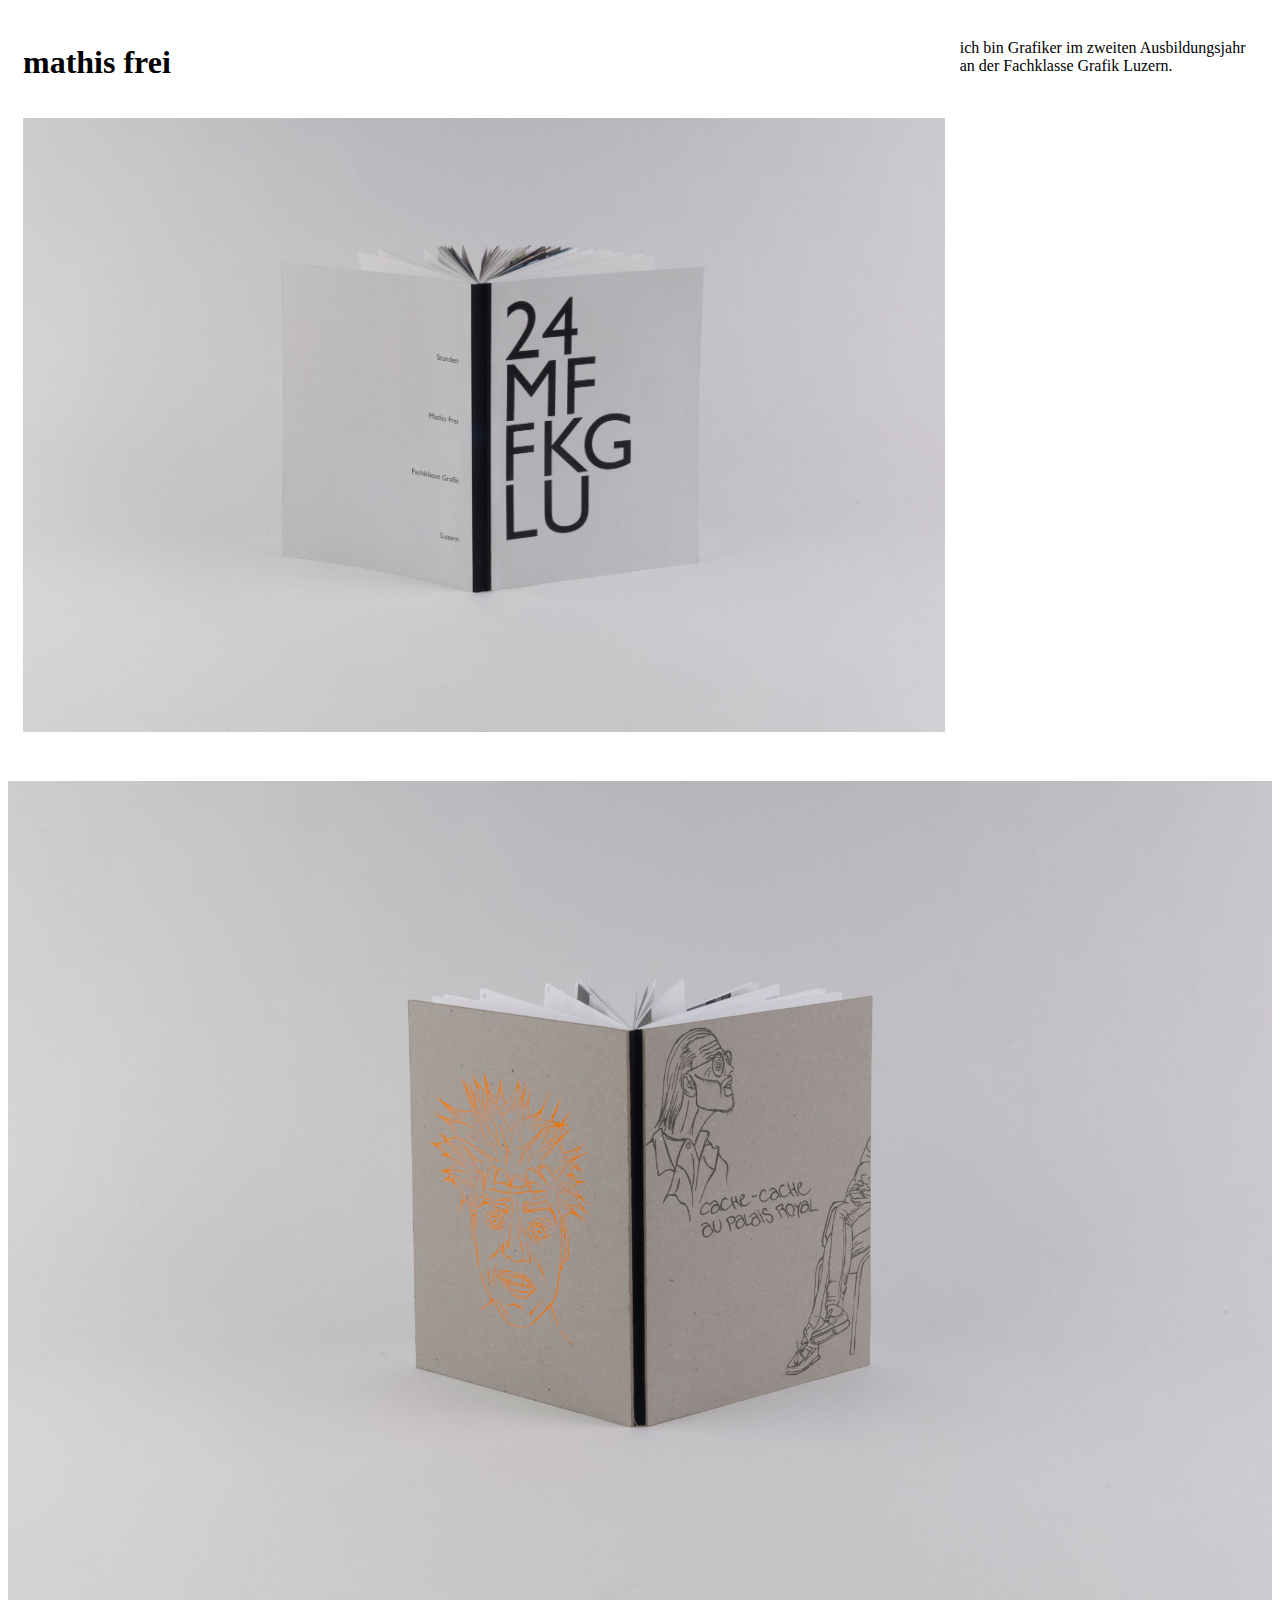
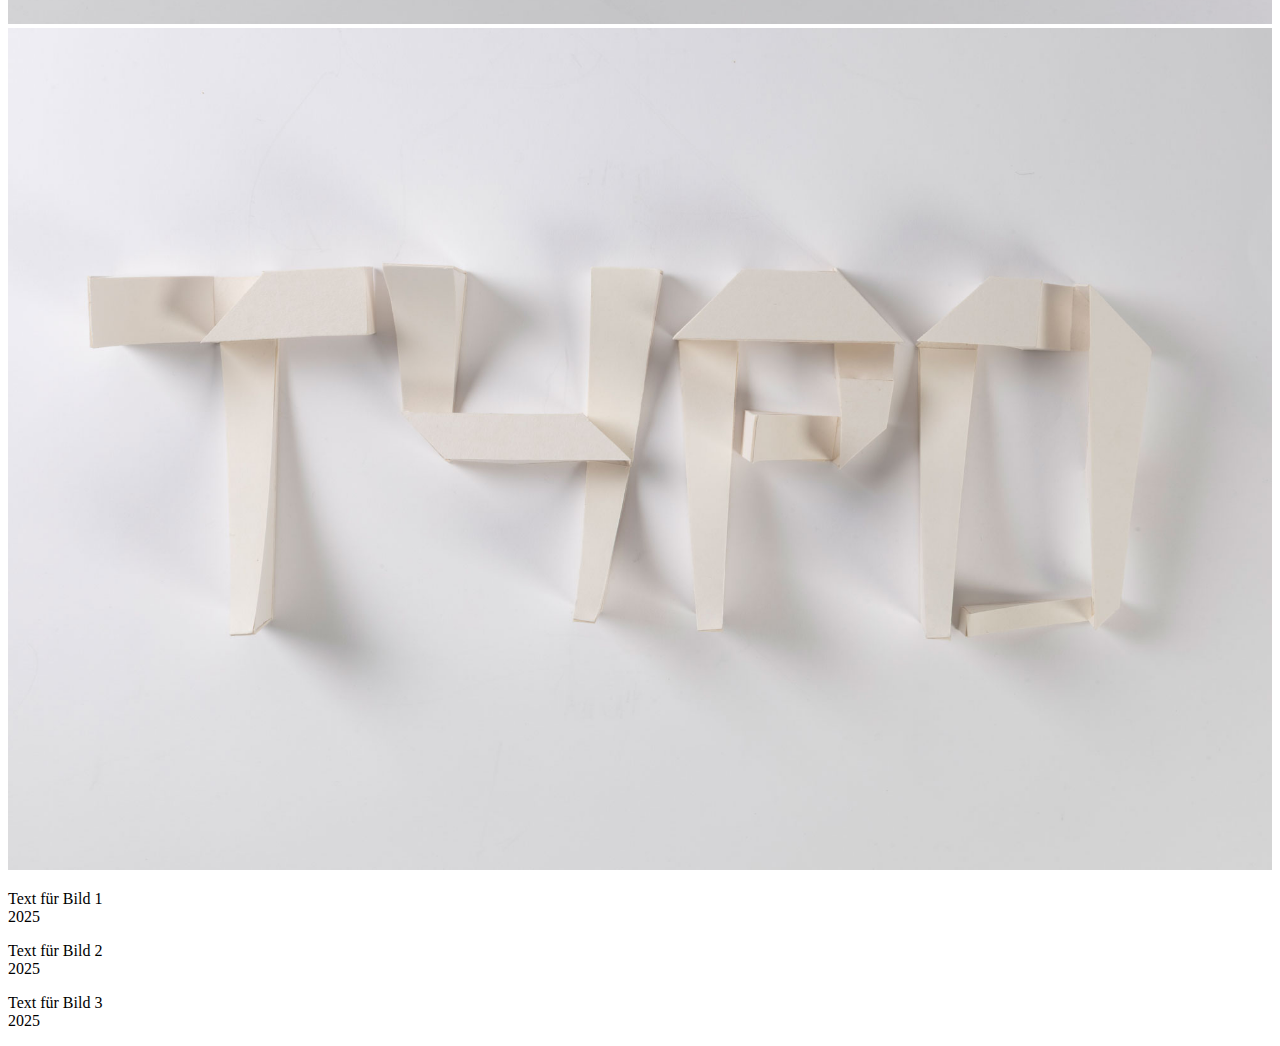
<file: index.html>
<!DOCTYPE html>
<html lang="de">

  <head>
    <meta charset="UTF-8" />
    <meta name="viewport" content="width=device-width, initial-scale=1.0" />
    <meta name="author" content="DEIN NAME HIER EINGEBEN" />
    <meta name="description" content="TEXT FÜR UNTERZEILE IN SUCHMASCHINEN HIER EINGEBEN"/>
    <link rel="stylesheet" href="style_v1.css" />
    <title>TITEL FÜR BROWSERLEISTE EINGEBEN</title>
  </head>
  
  <body>
    <!-- all your content will go here -->
    <div class="grid-container">
      <div class="name">
        <h1>mathis frei</h1>
    </div>
    <div class="bio">
        <p>ich bin Grafiker im zweiten Ausbildungsjahr an der Fachklasse Grafik Luzern.</p>
    </div>
    <div class="image-1">
        <img src="data/Layout2_Cover.jpg" />
        </div>
         </div class="image-2">
         <img src="data/Paris_Cover.jpg" />
         </div>
          <div class="image-3">
          <img src="data/Typo_frontal.jpg" />
          </div>
          <div class="text-1">
          </p>
            Text für Bild 1 <br />
            2025
          </p>
        </div>
              <div class="text-2">
         </p>
            Text für Bild 2 <br />
            2025
          </p>
        </div>
         <div class="text-3">
         <p>
            Text für Bild 3 <br />
            2025
          </p>
        </div>
      
</div>

</body>
  
</html>
</file>
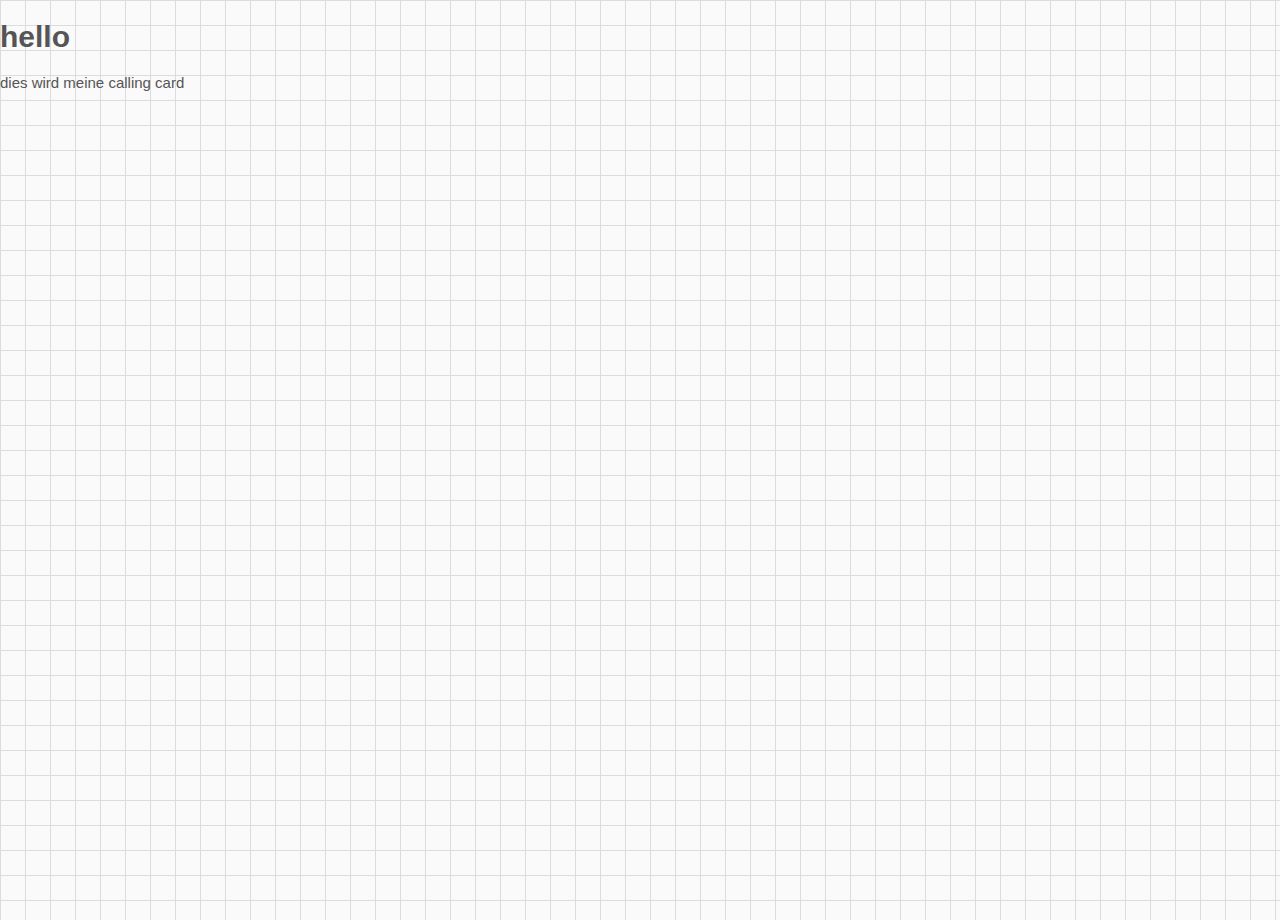
<file: index_v1.html>
<!DOCTYPE html>
<html lang="de">

  <head>
    <meta charset="UTF-8" />
    <meta name="viewport" content="width=device-width, initial-scale=1.0" />
    <meta name="author" content="DEIN NAME HIER EINGEBEN" />
    <meta name="description" content="TEXT FÜR UNTERZEILE IN SUCHMASCHINEN HIER EINGEBEN"/>
    <link rel="stylesheet" href="style.css" />
    <title>TITEL FÜR BROWSERLEISTE EINGEBEN</title>
  </head>
  
  <body>
    <!-- all your content will go here -->
     <h1>hello</h1>
     <p>dies wird meine calling card</p>
  </body>
  
</html>
</file>
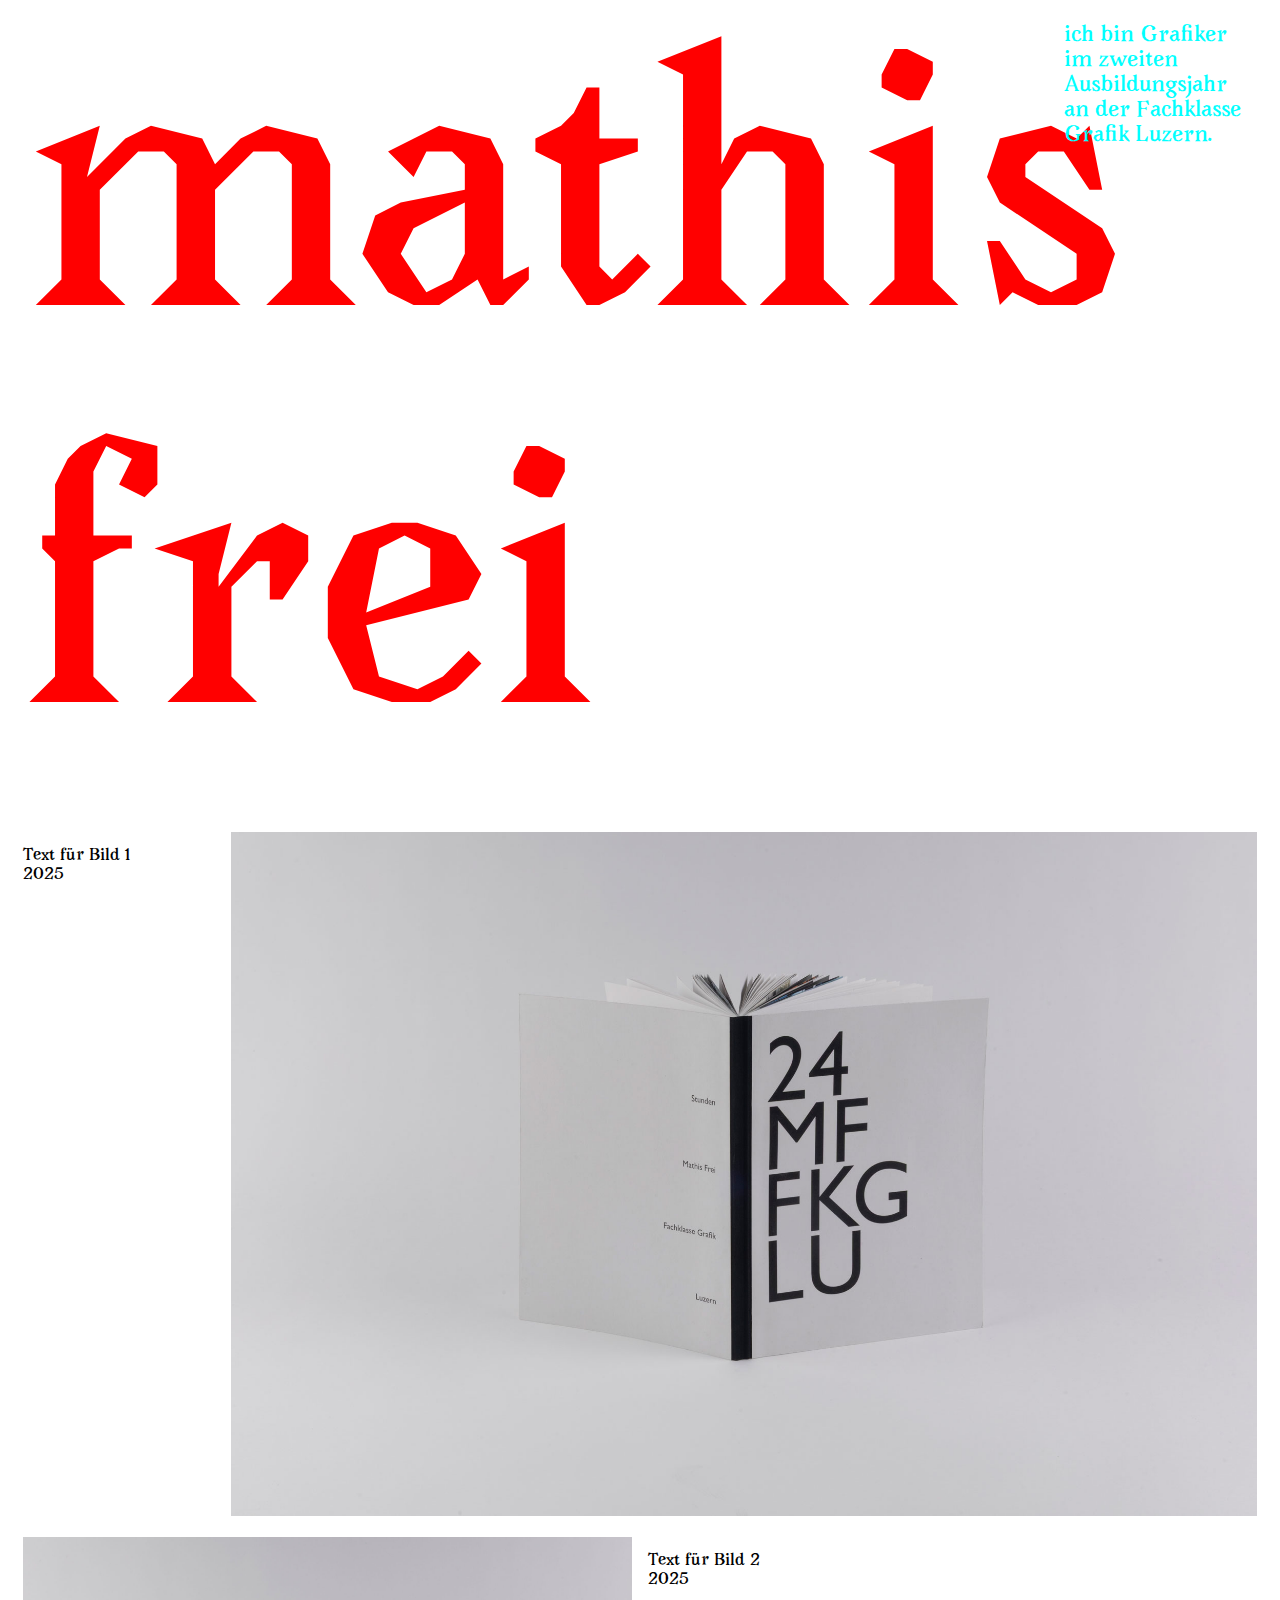
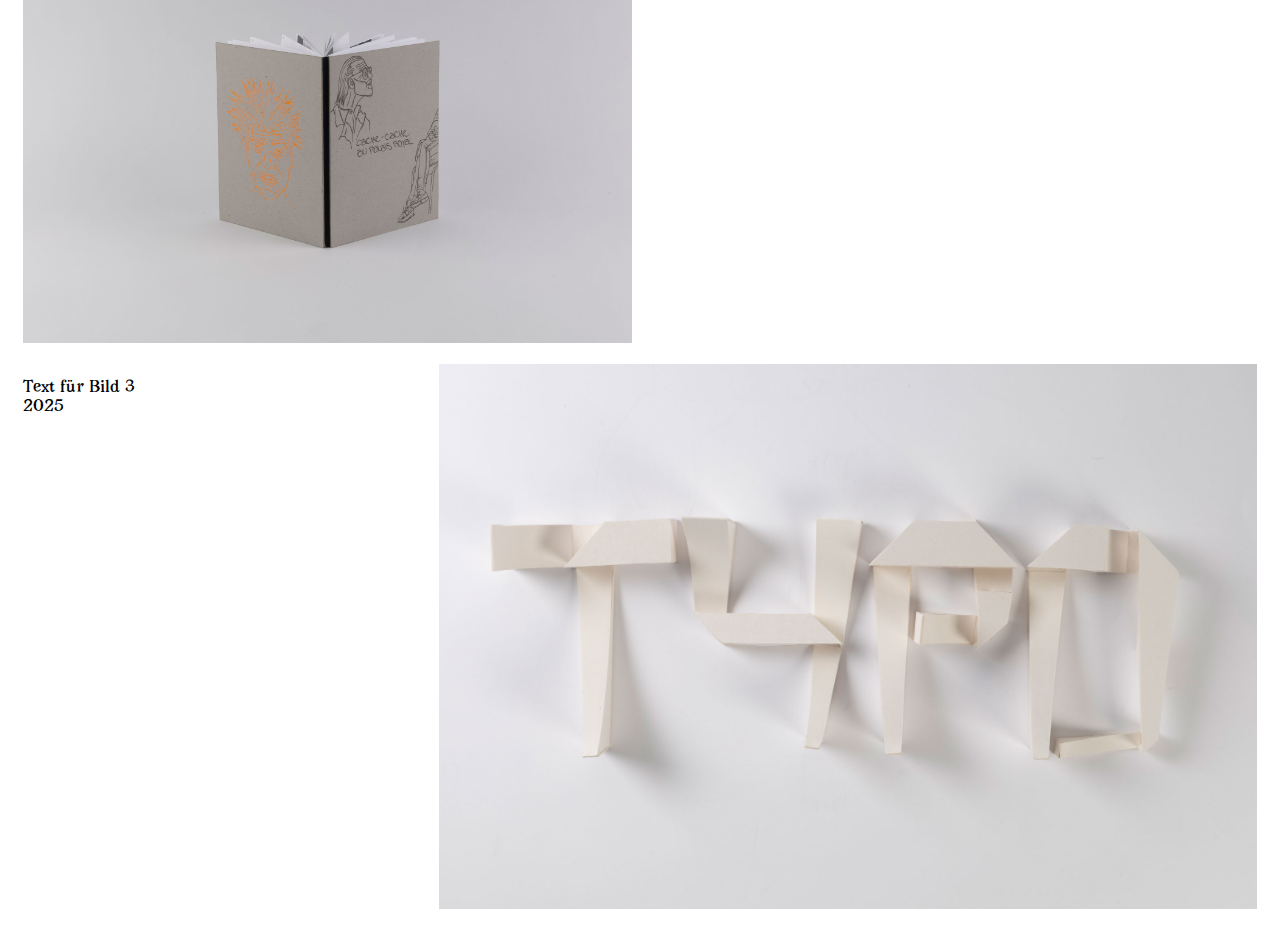
<file: index_v2.html>
<!DOCTYPE html>
<html lang="de">

  <head>
    <meta charset="UTF-8" />
    <meta name="viewport" content="width=device-width, initial-scale=1.0" />
    <meta name="author" content="DEIN NAME HIER EINGEBEN" />
    <meta name="description" content="TEXT FÜR UNTERZEILE IN SUCHMASCHINEN HIER EINGEBEN"/>
    <link rel="stylesheet" href="style_v2.css" />
    <title>TITEL FÜR BROWSERLEISTE EINGEBEN</title>
  </head>
  
  <body>
    <!-- all your content will go here -->
    <div class="grid-container">
      <div class="name">
        <h1>mathis frei</h1>
      </div>
      <div class="bio">
        <p>ich bin Grafiker im zweiten Ausbildungsjahr an der Fachklasse Grafik Luzern.</p>
      </div>
      <div class="image-1">
        <img src="data/Layout2_Cover.jpg" />
      </div>
    <div class="image-2">
    <img src="data/Paris_Cover.jpg" />
  </div>
          <div class="image-3">
          <img src="data/Typo_frontal.jpg" />
          </div>
          <div class="text-1">
          </p>
            Text für Bild 1 <br />
            2025
          </p>
        </div>
              <div class="text-2">
         </p>
            Text für Bild 2 <br />
            2025
          </p>
        </div>
         <div class="text-3">
         <p>
            Text für Bild 3 <br />
            2025
          </p>
        </div>
      
</div>

</body>
  
</html>
</file>
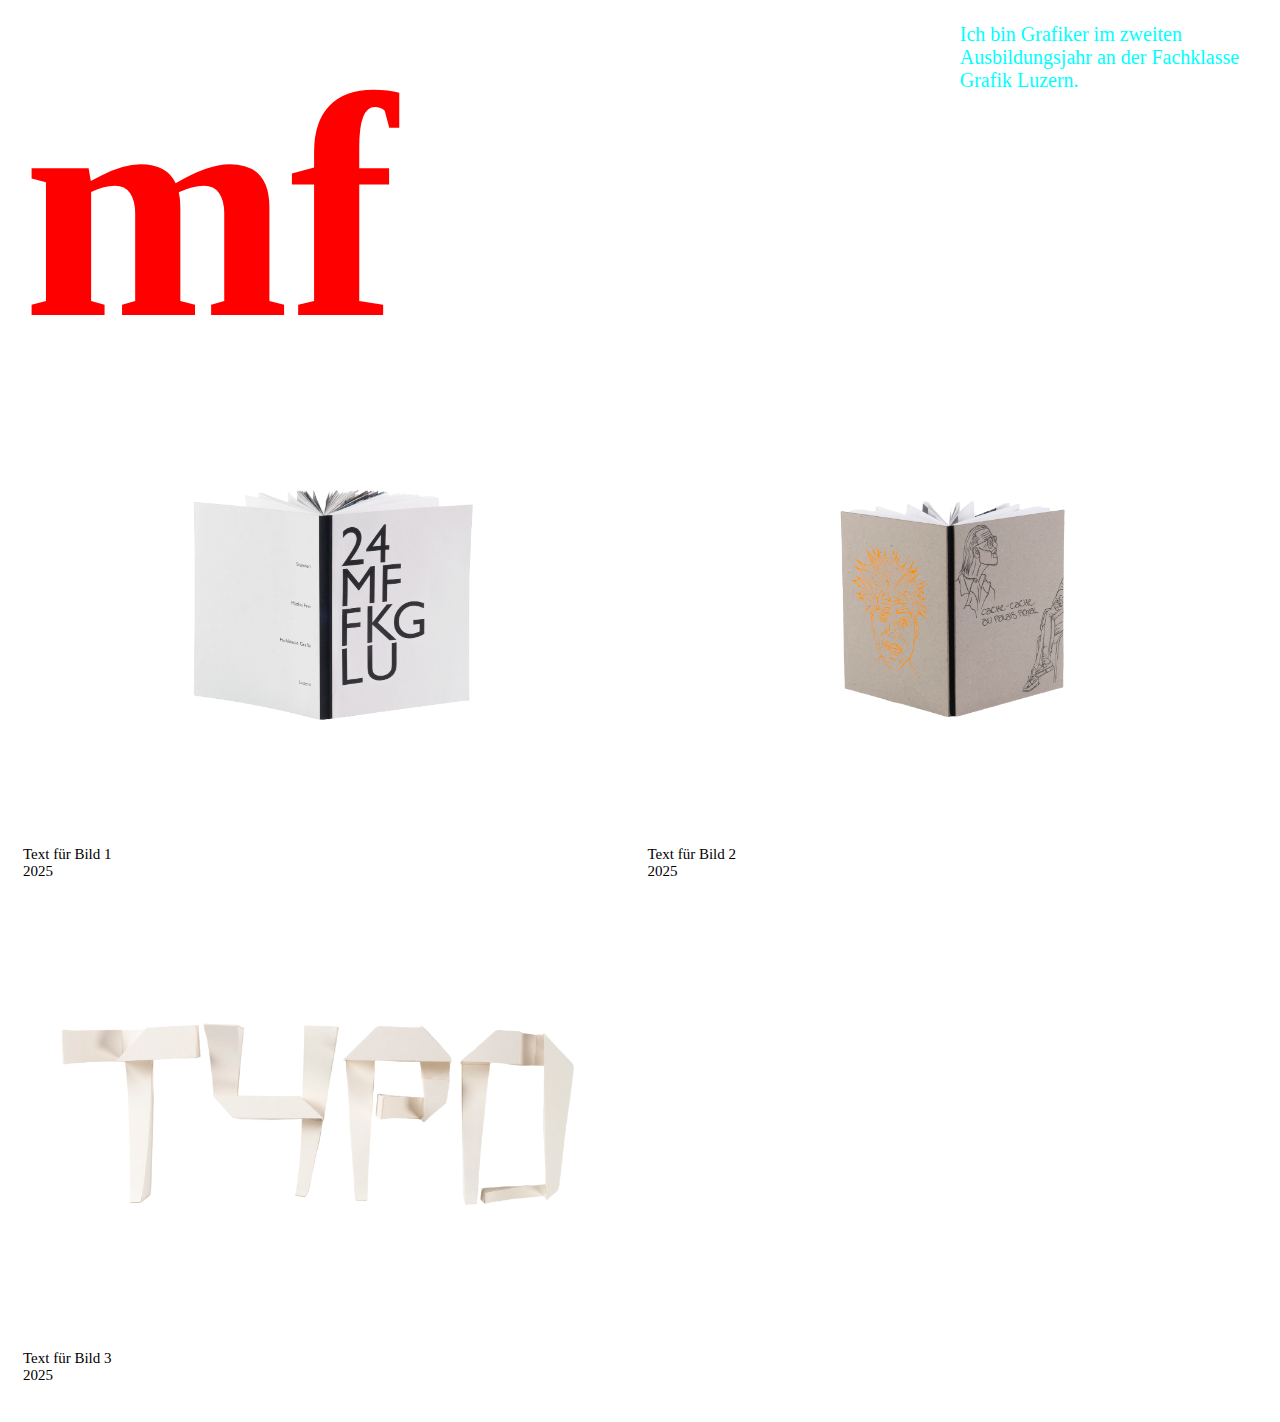
<file: index_v3.html>
<!DOCTYPE html>
<html lang="de">

  <head>
    <meta charset="UTF-8" />
    <meta name="viewport" content="width=device-width, initial-scale=1.0" />
    <meta name="author" content="DEIN NAME HIER EINGEBEN" />
    <meta name="description" content="TEXT FÜR UNTERZEILE IN SUCHMASCHINEN HIER EINGEBEN"/>
    <link rel="stylesheet" href="style_v3.css" />
    <title>TITEL FÜR BROWSERLEISTE EINGEBEN</title>
  </head>
  
  <body>
    <!-- all your content will go here -->
    <div class="grid-container">
      <div class="name">
        <h1>mf</h1>
      </div>
      <div class="bio">
        <p>Ich bin Grafiker im zweiten Ausbildungsjahr an der Fachklasse Grafik Luzern.</p>
      </div>
      <div class="image-1">
        <img src="data/Layout2_o.H.png" />
      </div>
    <div class="image-2">
    <img src="data/Paris_Cover_o.H.png" />
  </div>
          <div class="image-3">
          <img src="data/Typo_frontal_o.H.png" />
          </div>
          <div class="text-1">
          </p>
            Text für Bild 1 <br />
            2025
          </p>
        </div>
              <div class="text-2">
         </p>
            Text für Bild 2 <br />
            2025
          </p>
        </div>
         <div class="text-3">
         <p>
            Text für Bild 3 <br />
            2025
          </p>
        </div>
      
</div>

</body>
  
</html>
</file>
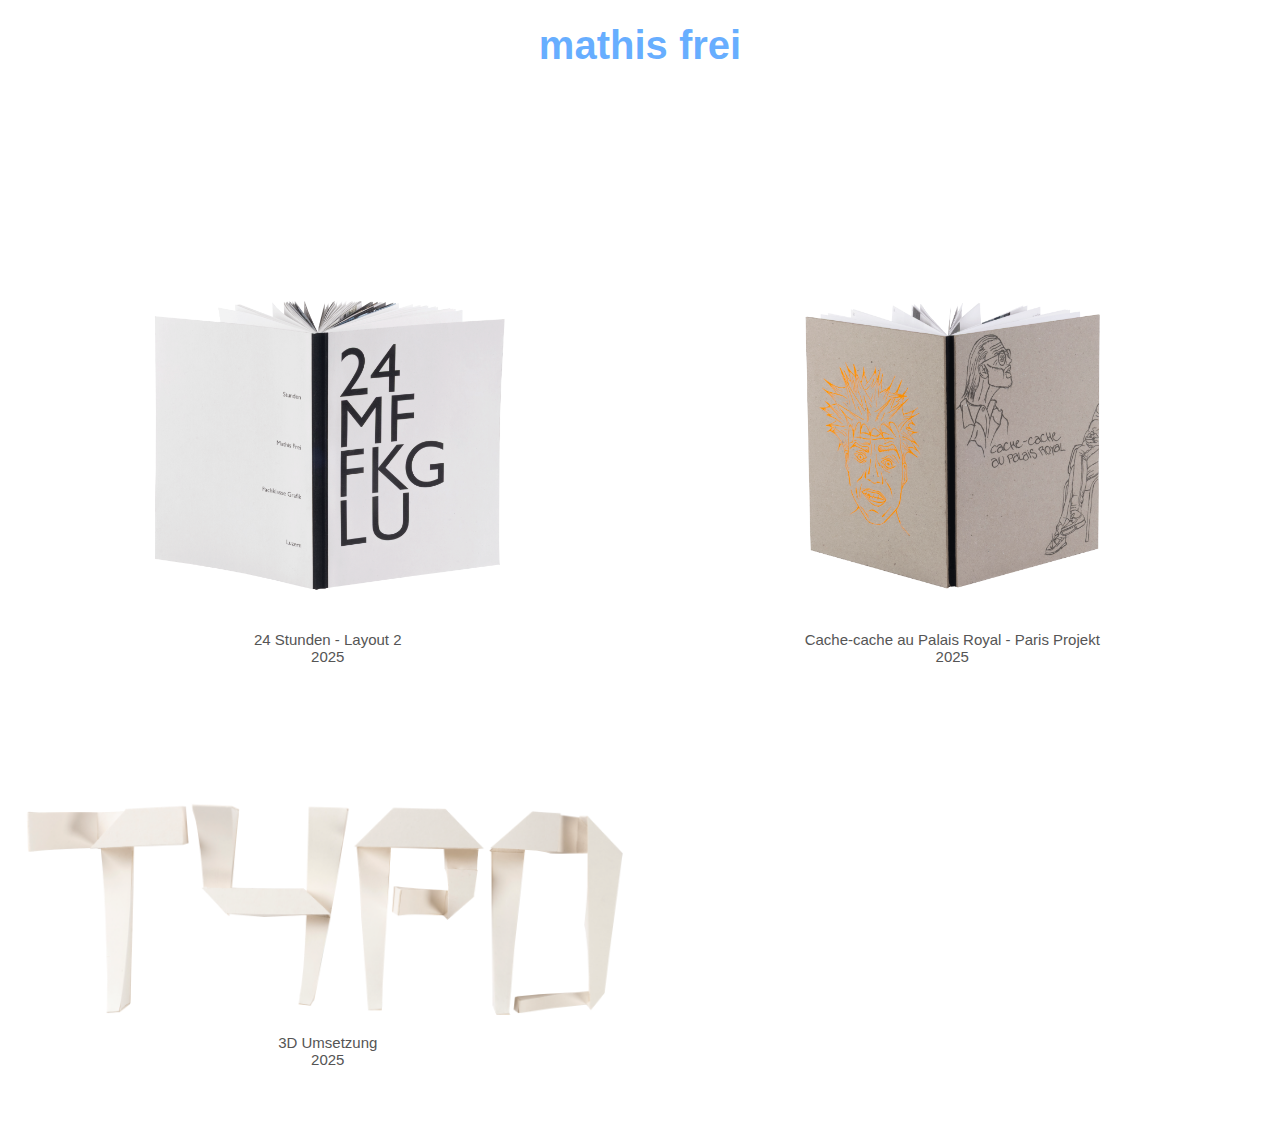
<file: index_v5.html>
<!DOCTYPE html>
<html lang="de">

  <head>
    <meta charset="UTF-8" />
    <meta name="viewport" content="width=device-width, initial-scale=1.0" />
    <meta name="author" content="mathis frei" />
    <meta name="description" content="TEXT FÜR UNTERZEILE IN SUCHMASCHINEN HIER EINGEBEN"/>
    <link rel="stylesheet" href="style_v5.css" />
    <title>TITEL FÜR BROWSERLEISTE EINGEBEN</title>
  </head>
  
  <body>
    <!-- all your content will go here -->
    <div class="grid-container">
      <div class="name">
        <h1>mathis frei</h1>
      </div>
      <div class="bio">
        <p>Ich bin Grafiker aus Lenzburg im Kanton Aargau <br />
          und bin 18 Jahre alt. Aktuell absolviere ich das zweite <br />
          Ausbildungsjahr an der Fachklasse Grafik in Luzern.</p>
      </div>
      <div class="image-1">
        <img src="data/Layout2_Cover_o.H_v2.png" />
      </div>
    <div class="image-2">
    <img src="data/Paris_Cover_o.H_v2.png" />
  </div>
          <div class="image-3">
          <img src="data/Typo_frontal_o.H_v2.png" />
          </div>
          <div class="text-1">
          </p>
            24 Stunden - Layout 2<br />
            2025
          </p>
        </div>
              <div class="text-2">
         </p>
            Cache-cache au Palais Royal - Paris Projekt <br />
            2025
          </p>
        </div>
         <div class="text-3">
         <p>
            3D Umsetzung <br />
            2025
          </p>
        </div>
</div>

</body>
  
</html>
</file>
<file: style_v1.css>
img {
    max-width: 100%;
    height: auto;
}

.grid-container {
    display: grid;
    padding: 15px 15px 15px 15px;
    gap: 15px;
    grid-template-columns: 1fr 1fr 1fr 1fr;
    grid-template-areas:
        "name name name bio"
        "image-1 image-1 image-1 text-1"
        "image-2 image-2 image-2 text-2"
        "image-3 image-3 image-3 text-3";
}

.name {
    grid-area: name;
}

.bio {
    grid-area: bio;
}

.image-1 {
    grid-area: image-1;
}

.image-2 {
    grid-area: image-2;
}

.image-3 {
    grid-area: image-3;
}

.text-1 {
    grid-area: text-1;
}

.text-2 {
    grid-area: text-2;
}

.text-3 {
    grid-area: text-3;
}
</file>
<file: style.css>
@font-face {
    font-family:"LiberationSans-Regular";
    src: url("Fonts/LiberationSans-Regular.ttf") format(".ttf");
}

body {
    font-family:"LiberationSans-Regular", sans-serif;
    font-size: 15px;
    color: rgb(85, 85, 85);
}

img {
    max-width: 100%;
    height: auto;
}

.grid-container {
    display: grid;
    padding: 15px 15px 15px 15px;
    gap: 15px;
    grid-template-columns: 1fr 1fr 1fr 1fr 1fr 1fr;
    grid-template-areas:
        "name name name name name name"
        "bio bio bio bio bio bio"
        "image-1 image-1 image-2 image-2 image-3 image-3"
        "text-1 text-1 text-2 text-2 text-3 text-3"
        "hover-1 hover-1 hover-2 hover-2 hover-3 hover-3"
}   

.name {
    grid-area: name;
    justify-self: center;
}

.name:hover ~ .bio {
    opacity: 1;
    visibility: visible;
}


.name h1 {
    color: rgb(0, 120, 255, 0.6);
    font-size: 2.5rem;
    margin: 0px;
}



.bio {
    grid-area: bio;
    margin-top: -250px;
    margin-left: 0px;
    opacity: 0;
    visibility: hidden;
    justify-self: center; 
    text-align: center;
}


.bio p {
    margin: 247px;
    margin-left: 250px;
}

.image-1 {
    grid-area: image-1;
    width: 75%;
    height: auto;
    margin-top: -240px;
    
}

.image-1 {
    grid-area: image-1;
    position: relative;
}

.image-2 {
    grid-area: image-2;
    width: 75%;
    height: auto;
    margin-top: -240px;
}

.image-3 {
    grid-area: image-3;
    width: 100%;
    height: auto;
     margin-top: -300px;
}

.text-1 {
    grid-area: text-1;
}

.text-2 {
    grid-area: text-2;
}

.text-3 {
    grid-area: text-3;
}


.image-1,
.image-2,
.image-3 {
    justify-self: center;
}


.text-1{
    justify-self: center;
    text-align: center;
    margin-top: -30px;  
    max-width: fit-content;
}
.text-2{
    justify-self: center;
    text-align: center;
    margin-top: -30px;
    max-width: fit-content;
}
.text-3 {
    justify-self: center;
    text-align: center;
    margin-top: -30px;
    max-width: fit-content;
}


.image-1 {
  display: block;
  transition: filter 0.5s ease;
}


.image-1:hover {
  filter:
    drop-shadow(0 0 4px rgba(0, 120, 255, 0.6))
    drop-shadow(0 0 10px rgba(0, 120, 255, 0.4))
    drop-shadow(0 0 20px rgba(0, 120, 255, 0.2))
    drop-shadow(0 0 30px rgba(0, 120, 255, 0.05));
}

.image-2 {
  display: block;
  transition: filter 0.5s ease;
}
.image-2:hover {
  filter:
    drop-shadow(0 0 4px rgba(0, 120, 255, 0.6))
    drop-shadow(0 0 10px rgba(0, 120, 255, 0.4))
    drop-shadow(0 0 20px rgba(0, 120, 255, 0.2))
    drop-shadow(0 0 30px rgba(0, 120, 255, 0.05));
}

.image-3 {
  display: block;
  transition: filter 0.5s ease;
}
.image-3:hover {
  filter:
    drop-shadow(0 0 4px rgba(0, 120, 255, 0.6))
    drop-shadow(0 0 10px rgba(0, 120, 255, 0.4))
    drop-shadow(0 0 20px rgba(0, 120, 255, 0.2))
    drop-shadow(0 0 30px rgba(0, 120, 255, 0.05));
}

.hover-1 {
    grid-area: hover-1;
}

.hover-2 {
    grid-area: hover-2;
}

.hover-3 {
    grid-area: hover-3;
}

.hover-1,
.hover-2,
.hover-3{
    position: relative;
}

.hover-1 img,
.hover-2 img,
.hover-3 img {
    position: absolute;
    top: 0;
    left: 0;
    opacity: 0;
    transition: opacity 0.3s ease;
}

.image-1:hover ~ .hover-1 .from-1,
.image-1:hover ~ .hover-2 .from-1,
.image-1:hover ~ .hover-3 .from-1 {
    opacity: 1;

  transition: opacity 0.3s ease;
}

.image-2:hover ~ .hover-1 .from-2,
.image-2:hover ~ .hover-2 .from-2,
.image-2:hover ~ .hover-3 .from-2 {
    opacity: 1;
}

.image-3:hover ~ .hover-1 .from-3,
.image-3:hover ~ .hover-2 .from-3,
.image-3:hover ~ .hover-3 .from-3 {
    opacity: 1;
}


.hover-3 .from-3 {
    grid-area: hover-3;
    width: 75%;
    height: auto;
    margin-left: 72.5px;
    margin-top: 50px;
}

.hover-2 .from-3 {
    grid-area: hover-3;
    width: 100%;
    height: auto;
    margin-left: 20px;
    margin-top: 20px;
}

.hover-2 .from-2 {
    grid-area: hover-3;
    width: 100%;
    height: auto;
    margin-left: 7px;
    margin-top: 0px;
}

.hover-2 .from-1 {
    grid-area: hover-3;
    width: 100%;
    height: auto;
    margin-left: 10px;
    margin-top: 0px;
}

.hover-1 .from-1 {
    grid-area: hover-3;
    width: 100%;
    height: auto;
    margin-left: 10px;
    margin-top: 0px;
}


html, body {
  margin: 0;
  padding: 0;
  height: 100%;
}

body {
  font-family: Arial, sans-serif;

  /* Rasterpapier-Hintergrund */
  background-color: #fafafa;
  background-image:
    linear-gradient(#dcdcdc 1px, transparent 1px),
    linear-gradient(90deg, #dcdcdc 1px, transparent 1px);
  background-size: 25px 25px;
}

.content {
  padding: 40px;
}
</file>
<file: style_v2.css>
@font-face {
    font-family:"Avara-Bold";
    src: url("Fonts/Avara-Bold.woff2") format("woff2");
}

body {
    font-family:"Avara-Bold", serif;
    font-size: 15px;
}

img {
    max-width: 100%;
    height: auto;
}

.grid-container {
    display: grid;
    padding: 15px 15px 15px 15px;
    gap: 15px;
    grid-template-columns: 1fr 1fr 1fr 1fr 1fr 1fr;
    grid-template-areas:
        "name name name name name bio"
        "text-1 image-1 image-1 image-1 image-1 image-1"
        "image-2 image-2 image-2 text-2 text-2 text-2"
        "text-3 text-3 image-3 image-3 image-3 image-3";
}

.name {
    grid-area: name;
}

.name h1 {
    color: red;
    font-size: 20rem;
    margin: 0px;
}

.name h1:hover {
    color: blue;
    font-weight: bold;

}
.bio {
    grid-area: bio;
}

.bio p {
    color: aqua;
    font-size: 20px;
    margin: 0px;
}

.image-1 {
    grid-area: image-1;
}

.image-2 {
    grid-area: image-2;
}

.image-3 {
    grid-area: image-3;
}

.text-1 {
    grid-area: text-1;
}

.text-2 {
    grid-area: text-2;
}

.text-3 {
    grid-area: text-3;
}
</file>
<file: style_v3.css>
@font-face {
    font-family:"LiberationSans-Regular";
    src: url("Fonts/LiberationSans-Regular.ttf") format("ttf");
}

body {
    font-family:"Avara-Bold", serif;
    font-size: 15px;
}

img {
    max-width: 100%;
    height: auto;
}

.grid-container {
    display: grid;
    padding: 15px 15px 15px 15px;
    gap: 15px;
    grid-template-columns: 1fr 1fr 1fr 1fr;
    grid-template-areas:
        "name name name bio"
        "image-1 image-1 image-2 image-2"
        "text-1 text-1 text-2 text-2 "
        "image-3 image-3 . ."
        "text-3 text-3 . ." ;
}

.name {
    grid-area: name;
}

.name h1 {
    color: red;
    font-size: 20rem;
    margin: 0px;
}

.name h1:hover {
    color: blue;
    font-weight: bold;

}
.bio {
    grid-area: bio;
}

.bio p {
    color: aqua;
    font-size: 20px;
    margin: 0px;
}

.image-1 {
    grid-area: image-1;
}

.image-2 {
    grid-area: image-2;
}

.image-3 {
    grid-area: image-3;
}

.text-1 {
    grid-area: text-1;
}

.text-2 {
    grid-area: text-2;
}

.text-3 {
    grid-area: text-3;
}

.image-1 {
  display: block;
  transition: filter 0.5s ease;
}

.image-1:hover {
  filter:
    drop-shadow(0 0 4px rgba(0, 120, 255, 0.6))
    drop-shadow(0 0 10px rgba(0, 120, 255, 0.4))
    drop-shadow(0 0 20px rgba(0, 120, 255, 0.2))
    drop-shadow(0 0 30px rgba(0, 120, 255, 0.05));
}

.image-2 {
  display: block;
  transition: filter 0.5s ease;
}
.image-2:hover {
  filter:
    drop-shadow(0 0 4px rgba(0, 120, 255, 0.6))
    drop-shadow(0 0 10px rgba(0, 120, 255, 0.4))
    drop-shadow(0 0 20px rgba(0, 120, 255, 0.2))
    drop-shadow(0 0 30px rgba(0, 120, 255, 0.05));
}

.image-3 {
  display: block;
  transition: filter 0.5s ease;
}
.image-3:hover {
  filter:
    drop-shadow(0 0 4px rgba(0, 120, 255, 0.6))
    drop-shadow(0 0 10px rgba(0, 120, 255, 0.4))
    drop-shadow(0 0 20px rgba(0, 120, 255, 0.2))
    drop-shadow(0 0 30px rgba(0, 120, 255, 0.05));
}
</file>
<file: style_v5.css>
@font-face {
    font-family:"LiberationSans-Regular";
    src: url("Fonts/LiberationSans-Regular.ttf") format(".ttf");
}

body {
    font-family:"LiberationSans-Regular", sans-serif;
    font-size: 15px;
    color: rgb(85, 85, 85);
}

img {
    max-width: 100%;
    height: auto;
}

.grid-container {
    display: grid;
    padding: 15px 15px 15px 15px;
    gap: 15px;
    grid-template-columns: 1fr 1fr 1fr 1fr;
    grid-template-areas:
        "name name name name"
        "bio bio bio bio"
        "image-1 image-1 image-2 image-2"
        "text-1 text-1 text-2 text-2 "
        "image-3 image-3 . ."
        "text-3 text-3 . ." ;
}

.name {
    grid-area: name;
    justify-self: center;
}

.name:hover ~ .bio {
    opacity: 1;
    visibility: visible;
}


.name h1 {
    color: rgb(0, 120, 255, 0.6);
    font-size: 2.5rem;
    margin: 0px;
}



.bio {
    grid-area: bio;
    margin-top: -250px;
    margin-left: 0px;
    opacity: 0;
    visibility: hidden;
    justify-self: center; 
    text-align: center;
}


.bio p {
    margin: 247px;
    margin-left: 250px;
}

.image-1 {
    grid-area: image-1;
    width: 75%;
    height: auto;
    margin-top: -100px;
    
}

.image-1 {
    grid-area: image-1;
    position: relative;
}

.image-2 {
    grid-area: image-2;
    width: 75%;
    height: auto;
    margin-top: -100px;
}

.image-3 {
    grid-area: image-3;
    width: 100%;
    height: auto;
     margin-top: 0px;
}

.text-1 {
    grid-area: text-1;
}

.text-2 {
    grid-area: text-2;
}

.text-3 {
    grid-area: text-3;
}


.image-1,
.image-2,
.image-3 {
    justify-self: center;
}


.text-1{
    justify-self: center;
    text-align: center;
    margin-top: 0px;  
    max-width: fit-content;
}
.text-2{
    justify-self: center;
    text-align: center;
    margin-top: 0px;
    max-width: fit-content;
}
.text-3 {
    justify-self: center;
    text-align: center;
    margin-top: -100px;
    max-width: fit-content;
}


.image-1 {
  display: block;
  transition: filter 0.5s ease;
}


.image-1:hover {
  filter:
    drop-shadow(0 0 4px rgba(0, 120, 255, 0.6))
    drop-shadow(0 0 10px rgba(0, 120, 255, 0.4))
    drop-shadow(0 0 20px rgba(0, 120, 255, 0.2))
    drop-shadow(0 0 30px rgba(0, 120, 255, 0.05));
}

.image-2 {
  display: block;
  transition: filter 0.5s ease;
}
.image-2:hover {
  filter:
    drop-shadow(0 0 4px rgba(0, 120, 255, 0.6))
    drop-shadow(0 0 10px rgba(0, 120, 255, 0.4))
    drop-shadow(0 0 20px rgba(0, 120, 255, 0.2))
    drop-shadow(0 0 30px rgba(0, 120, 255, 0.05));
}

.image-3 {
  display: block;
  transition: filter 0.5s ease;
}
.image-3:hover {
  filter:
    drop-shadow(0 0 4px rgba(0, 120, 255, 0.6))
    drop-shadow(0 0 10px rgba(0, 120, 255, 0.4))
    drop-shadow(0 0 20px rgba(0, 120, 255, 0.2))
    drop-shadow(0 0 30px rgba(0, 120, 255, 0.05));
}
</file>
